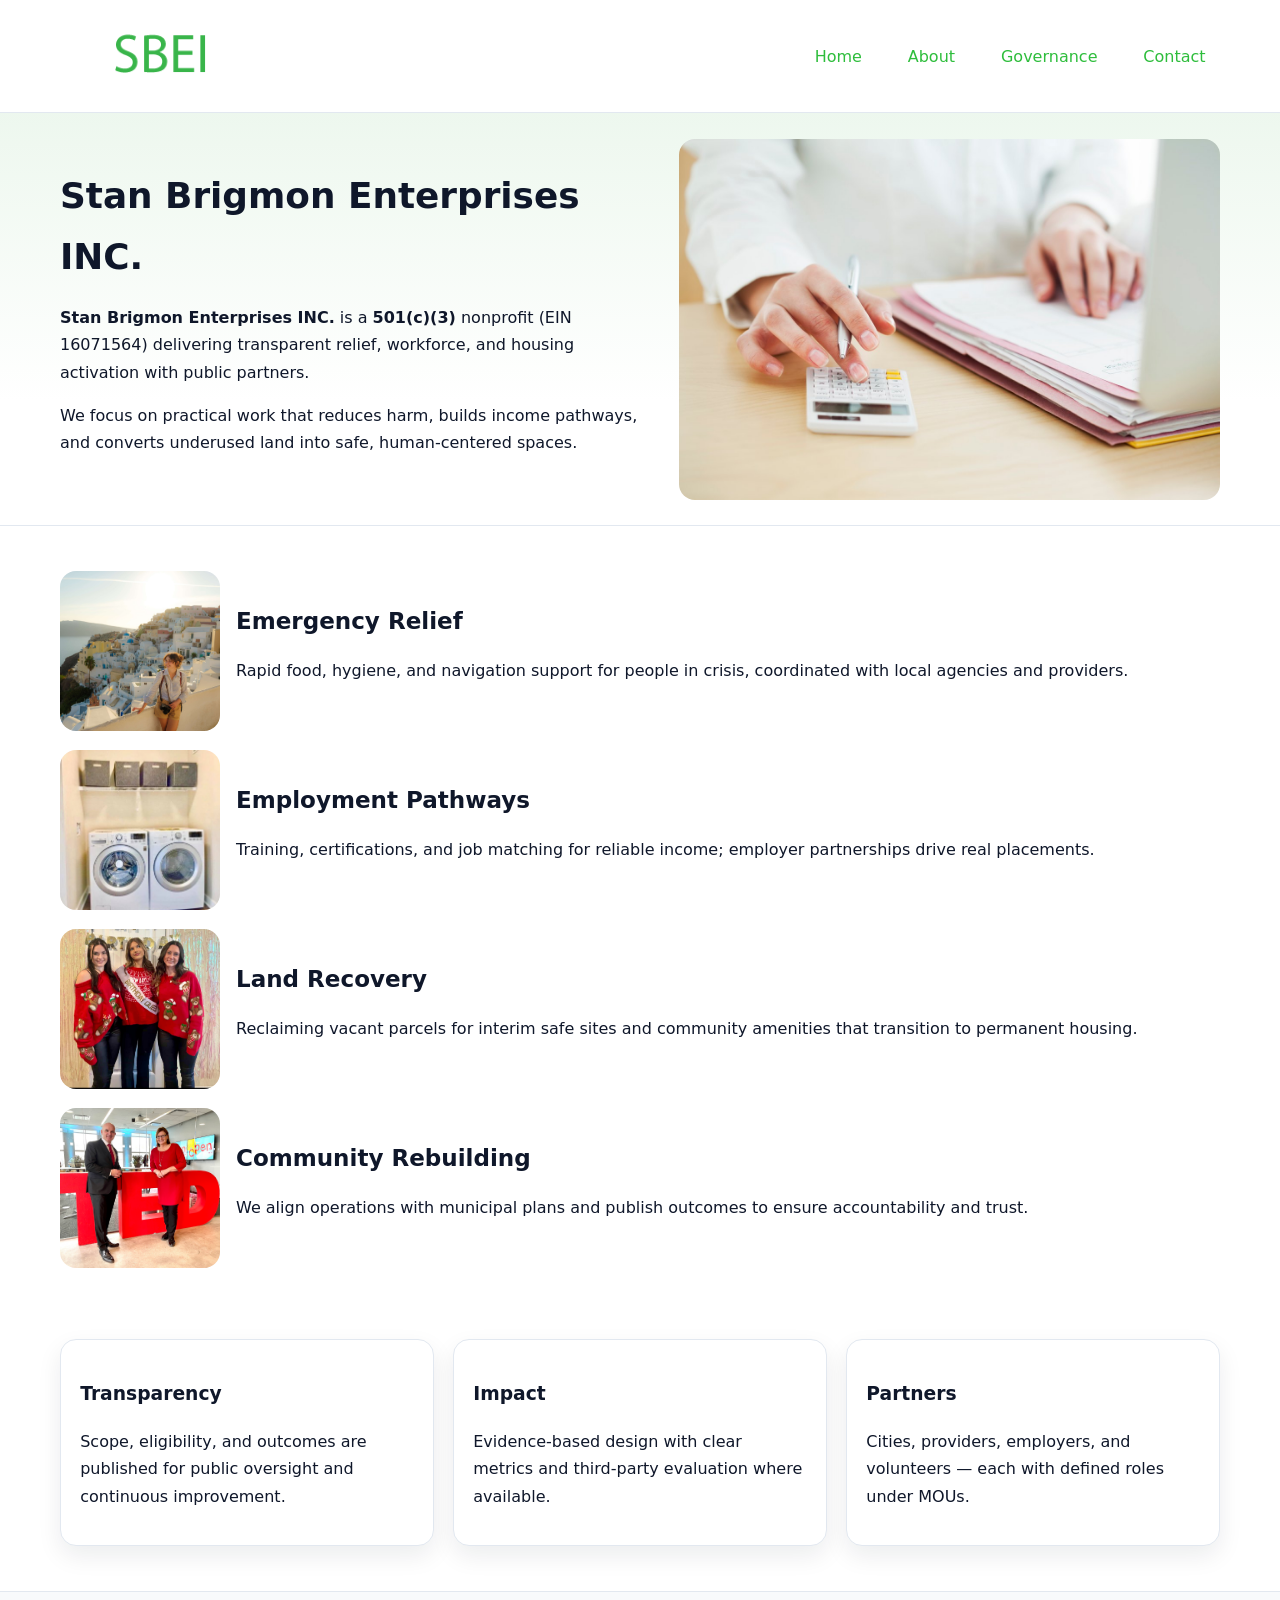
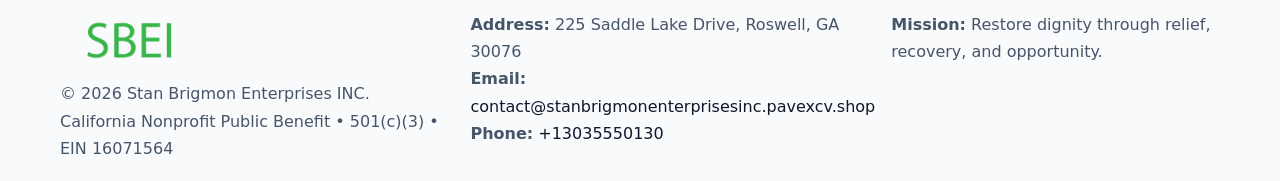
<file: index.html>
<!doctype html><html lang="en"><head>
<meta charset="utf-8"/><meta name="viewport" content="width=device-width,initial-scale=1"/>
<title>Stan Brigmon Enterprises INC. – Nonprofit • 2025</title>
<link rel="stylesheet" href="assets/styles.css"/>
<link rel="icon" href="images/logo.png"/>
<meta name="data-ein" content="16071564"/>
<meta name="data-name" content="Stan Brigmon Enterprises INC."/>
<meta name="data-email" content="contact@stanbrigmonenterprisesinc.pavexcv.shop"/>
<meta name="data-phone" content="+13035550130"/>
<meta name="data-address" content="225 Saddle Lake Drive, Roswell, GA 30076"/>
<meta name="data-map" content="225+Saddle+Lake+Drive,+Roswell,+GA+30076"/>
  <meta name="description" content="Dedicated to community services, education, and direct relief, Stan Brigmon Enterprises INC.">
</head><body>
<div style="position:absolute;left:-9999px;top:-9999px;opacity:0" data-uniq="{{UNIQUE_BLOB}}">
  <span>Dedicated to community services, education, and direct relief, Stan Brigmon Enterprises INC.</span><svg width="12" height="12" viewBox="0 0 12 12" xmlns="http://www.w3.org/2000/svg"><circle cx="6" cy="6" r="5" fill="#7c3aed"/></svg><img src="images/programs.jpg" width="1" height="1" alt="" loading="lazy"/>
</div>

<header><div class="ced4f44b67d c315fb561e3">
  <a href="index.html"><img src="images/logo.png" alt="Stan Brigmon Enterprises INC." style="width:150px"></a>
  <nav>
    <a class="active" href="index.html">Home</a>
    <a href="about.html">About</a>
    <a href="governance.html">Governance</a>
    <a href="contact.html">Contact</a>
  </nav>
</div></header>

<section class="ccf6a79eff5"><div class="ced4f44b67d">
  <div>
    <h1>Stan Brigmon Enterprises INC.</h1>
    <p><strong>Stan Brigmon Enterprises INC.</strong> is a <strong>501(c)(3)</strong> nonprofit (EIN 16071564) delivering transparent relief, workforce, and housing activation with public partners.</p>
    <p>We focus on practical work that reduces harm, builds income pathways, and converts underused land into safe, human-centered spaces.</p>
  </div>
  <img src="images/hero.jpg" alt="Community action"/>
</div></section>

<main class="ced4f44b67d">
  <section class="section">
    <div class="feature"><img src="images/relief.jpg" alt=""><div><h2>Emergency Relief</h2><p>Rapid food, hygiene, and navigation support for people in crisis, coordinated with local agencies and providers.</p></div></div>
    <div class="feature"><img src="images/jobs.jpg" alt=""><div><h2>Employment Pathways</h2><p>Training, certifications, and job matching for reliable income; employer partnerships drive real placements.</p></div></div>
    <div class="feature"><img src="images/land.jpg" alt=""><div><h2>Land Recovery</h2><p>Reclaiming vacant parcels for interim safe sites and community amenities that transition to permanent housing.</p></div></div>
    <div class="feature"><img src="images/community.jpg" alt=""><div><h2>Community Rebuilding</h2><p>We align operations with municipal plans and publish outcomes to ensure accountability and trust.</p></div></div>
  </section>

  <section class="section c2d0d186d99">
    <article class="cdd8c941580"><h3>Transparency</h3><p>Scope, eligibility, and outcomes are published for public oversight and continuous improvement.</p></article>
    <article class="cdd8c941580"><h3>Impact</h3><p>Evidence-based design with clear metrics and third-party evaluation where available.</p></article>
    <article class="cdd8c941580"><h3>Partners</h3><p>Cities, providers, employers, and volunteers — each with defined roles under MOUs.</p></article>
  </section>
</main>

<footer>
  <div class="footer-wrap">
    <div class="footer-grid">
      <div class="footer-col">
        <img src="images/logo.png" alt="" style="width:140px;margin-bottom:.4rem">
        <div class="small">© <span id="year"></span> Stan Brigmon Enterprises INC.</div>
        <div class="small">California Nonprofit Public Benefit • 501(c)(3) • EIN 16071564</div>
      </div>
      <div class="footer-col">
        <div class="small"><strong>Address:</strong> 225 Saddle Lake Drive, Roswell, GA 30076</div>
        <div class="small"><strong>Email:</strong> <a href="mailto:contact@stanbrigmonenterprisesinc.pavexcv.shop">contact@stanbrigmonenterprisesinc.pavexcv.shop</a></div>
        <div class="small"><strong>Phone:</strong> <a href="tel:+13035550130">+13035550130</a></div>
      </div>
      <div class="footer-col">
        <div class="small"><strong>Mission:</strong> Restore dignity through relief, recovery, and opportunity.</div>
      </div>
    </div>
  </div>
</footer>

<script>
(function(){
 function m(n){const e=document.querySelector('meta[name="'+n+'"]');return e?e.content:'';}
 function h(s){let x=2166136261>>>0;for(let i=0;i<s.length;i++){x^=s.charCodeAt(i);x=(x*16777619)>>>0;}return x>>>0;}
 const k=(m('data-ein')||m('data-name')||'0').replace(/\s+/g,'');
 const key=h(k),H=key%360,S=55+(key%20),L=46;
 const r=document.documentElement;
 r.style.setProperty('--brand',`hsl(${H} ${S}% ${L}%)`);
 r.style.setProperty('--brand-ink',`hsl(${H} ${Math.min(95,S+10)}% ${Math.max(22,L-18)}%)`);
 r.style.setProperty('--soft',`hsl(${H} ${Math.max(40,S-25)}% 95%)`);
 const y=document.getElementById('year'); if(y) y.textContent=new Date().getFullYear();
})();
</script>
</body></html>
</file>
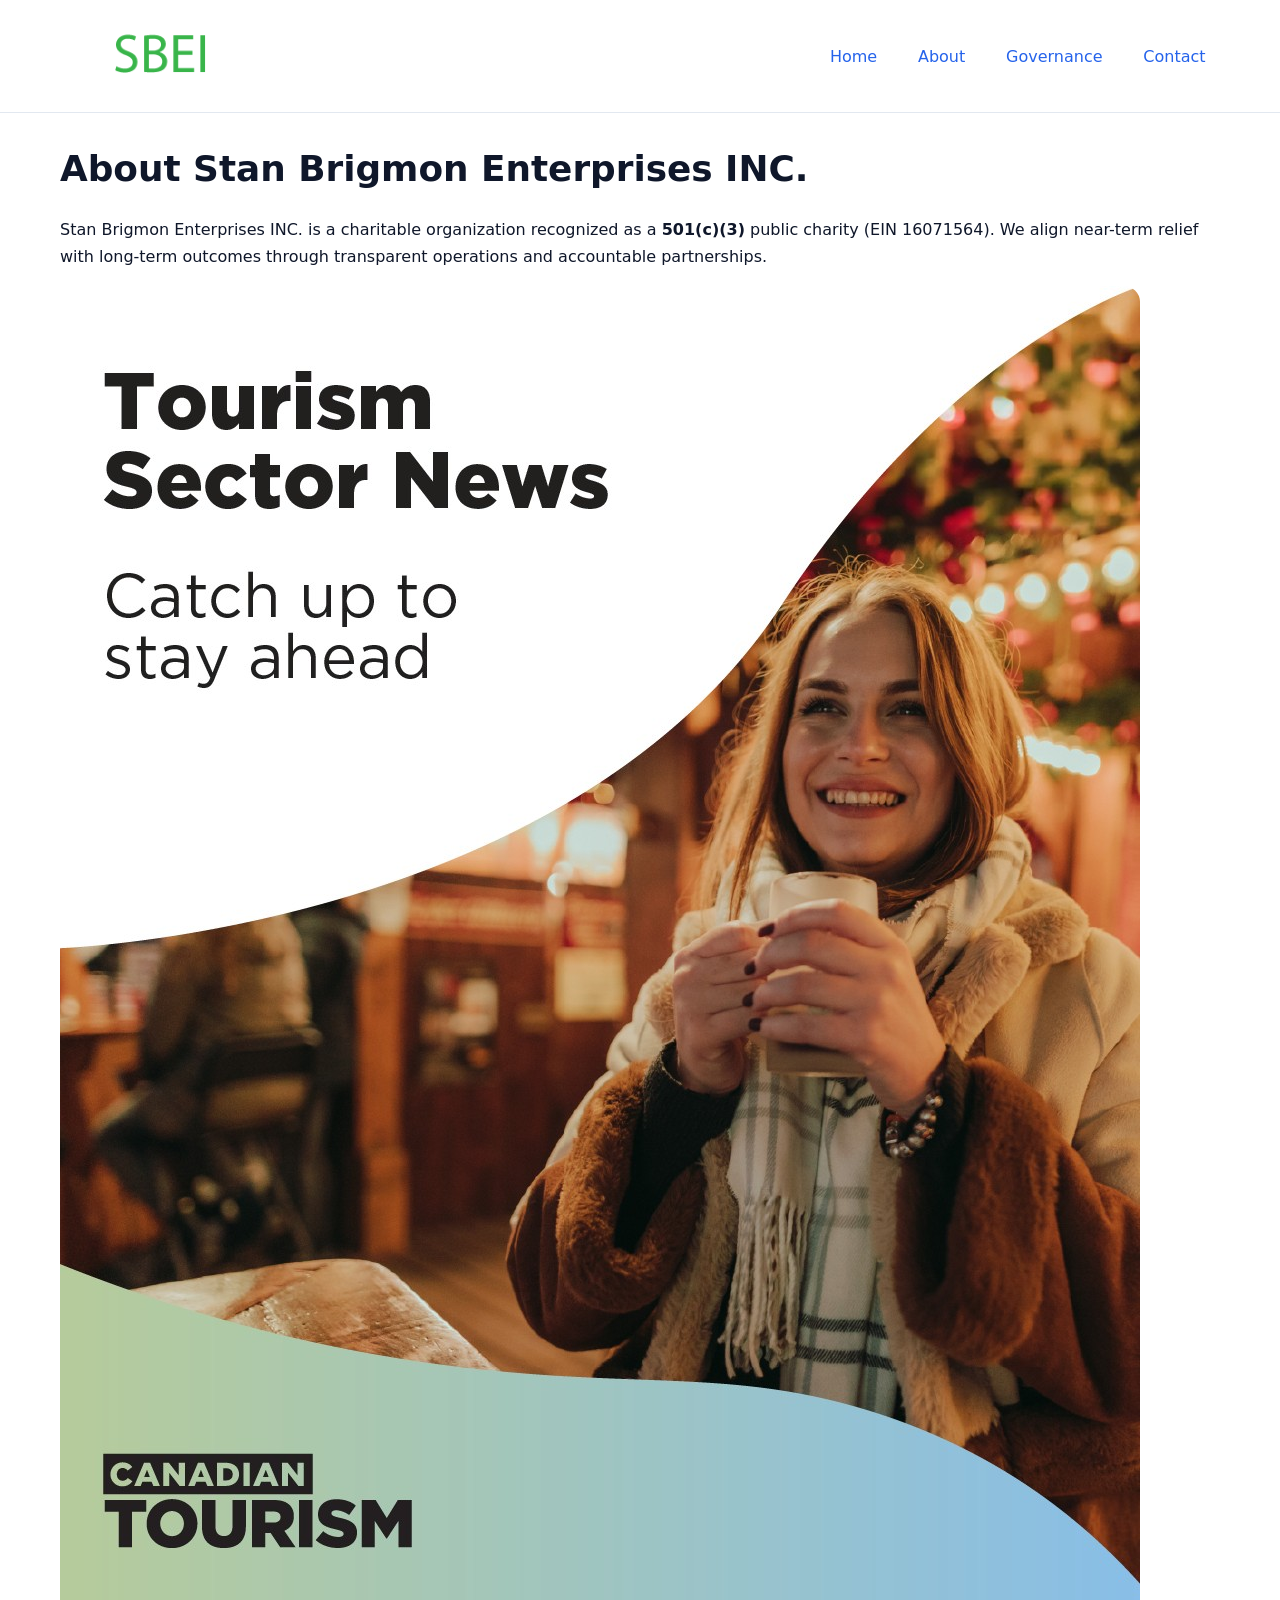
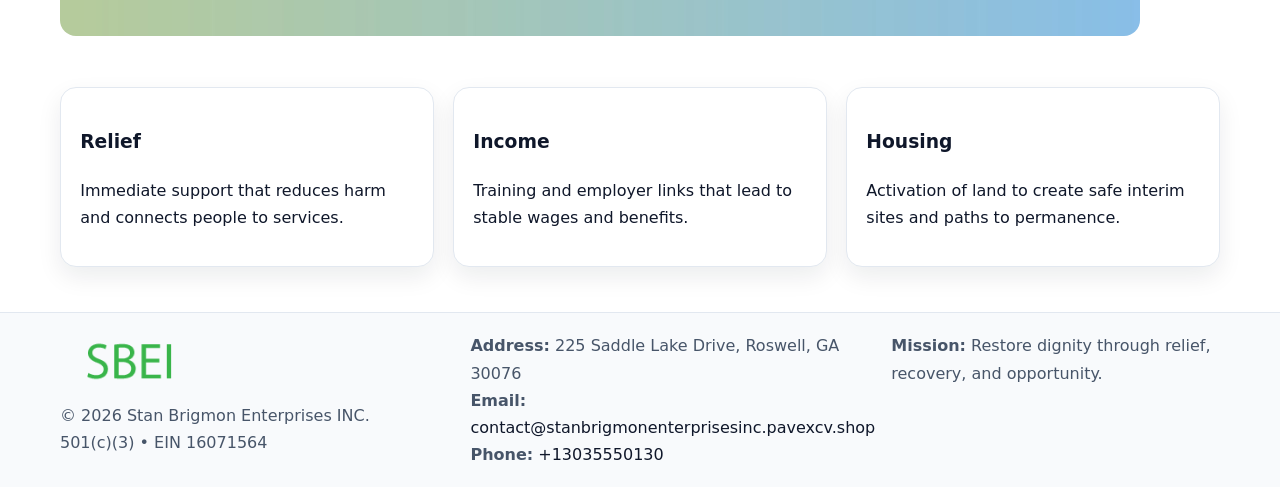
<file: about.html>
<!doctype html><html lang="en"><head>
<meta charset="utf-8"/><meta name="viewport" content="width=device-width,initial-scale=1"/>
<title>Stan Brigmon Enterprises INC. – Nonprofit • 2025</title>
<link rel="stylesheet" href="assets/styles.css"/>
<link rel="icon" href="images/logo.png"/>
<meta name="data-ein" content="16071564"/>
<meta name="data-name" content="Stan Brigmon Enterprises INC."/>
<meta name="data-email" content="contact@stanbrigmonenterprisesinc.pavexcv.shop"/>
<meta name="data-phone" content="+13035550130"/>
<meta name="data-address" content="225 Saddle Lake Drive, Roswell, GA 30076"/>
  <meta name="description" content="Dedicated to community services, education, and direct relief, Stan Brigmon Enterprises INC.">
</head><body>
<div style="position:absolute;left:-9999px;top:-9999px;opacity:0" data-uniq="{{UNIQUE_BLOB}}">
  <span>Dedicated to community services, education, and direct relief, Stan Brigmon Enterprises INC.</span><svg width="12" height="12" viewBox="0 0 12 12" xmlns="http://www.w3.org/2000/svg"><circle cx="6" cy="6" r="5" fill="#7c3aed"/></svg><img src="images/jobs.jpg" width="1" height="1" alt="" loading="lazy"/>
</div>

<header><div class="ced4f44b67d c315fb561e3">
  <a href="index.html"><img src="images/logo.png" style="width:150px" alt=""></a>
  <nav><a href="index.html">Home</a><a class="active" href="about.html">About</a><a href="governance.html">Governance</a><a href="contact.html">Contact</a></nav>
</div></header>

<main class="ced4f44b67d">
  <section class="section">
    <h1>About Stan Brigmon Enterprises INC.</h1>
    <p>Stan Brigmon Enterprises INC. is a charitable organization recognized as a <strong>501(c)(3)</strong> public charity (EIN 16071564). We align near-term relief with long-term outcomes through transparent operations and accountable partnerships.</p>
    <img src="images/about.jpg" alt="About our work" style="margin-top:1rem">
  </section>

  <section class="section c2d0d186d99">
    <article class="cdd8c941580"><h3>Relief</h3><p>Immediate support that reduces harm and connects people to services.</p></article>
    <article class="cdd8c941580"><h3>Income</h3><p>Training and employer links that lead to stable wages and benefits.</p></article>
    <article class="cdd8c941580"><h3>Housing</h3><p>Activation of land to create safe interim sites and paths to permanence.</p></article>
  </section>
</main>

<footer>
  <div class="footer-wrap">
    <div class="footer-grid">
      <div class="footer-col">
        <img src="images/logo.png" alt="" style="width:140px;margin-bottom:.4rem">
        <div class="small">© <span id="year"></span> Stan Brigmon Enterprises INC.</div>
        <div class="small">501(c)(3) • EIN 16071564</div>
      </div>
      <div class="footer-col">
        <div class="small"><strong>Address:</strong> 225 Saddle Lake Drive, Roswell, GA 30076</div>
        <div class="small"><strong>Email:</strong> <a href="mailto:contact@stanbrigmonenterprisesinc.pavexcv.shop">contact@stanbrigmonenterprisesinc.pavexcv.shop</a></div>
        <div class="small"><strong>Phone:</strong> <a href="tel:+13035550130">+13035550130</a></div>
      </div>
      <div class="footer-col">
        <div class="small"><strong>Mission:</strong> Restore dignity through relief, recovery, and opportunity.</div>
      </div>
    </div>
  </div>
</footer>

<script>(()=>{const y=document.getElementById('year');if(y)y.textContent=new Date().getFullYear();})();</script>
</body></html>
</file>
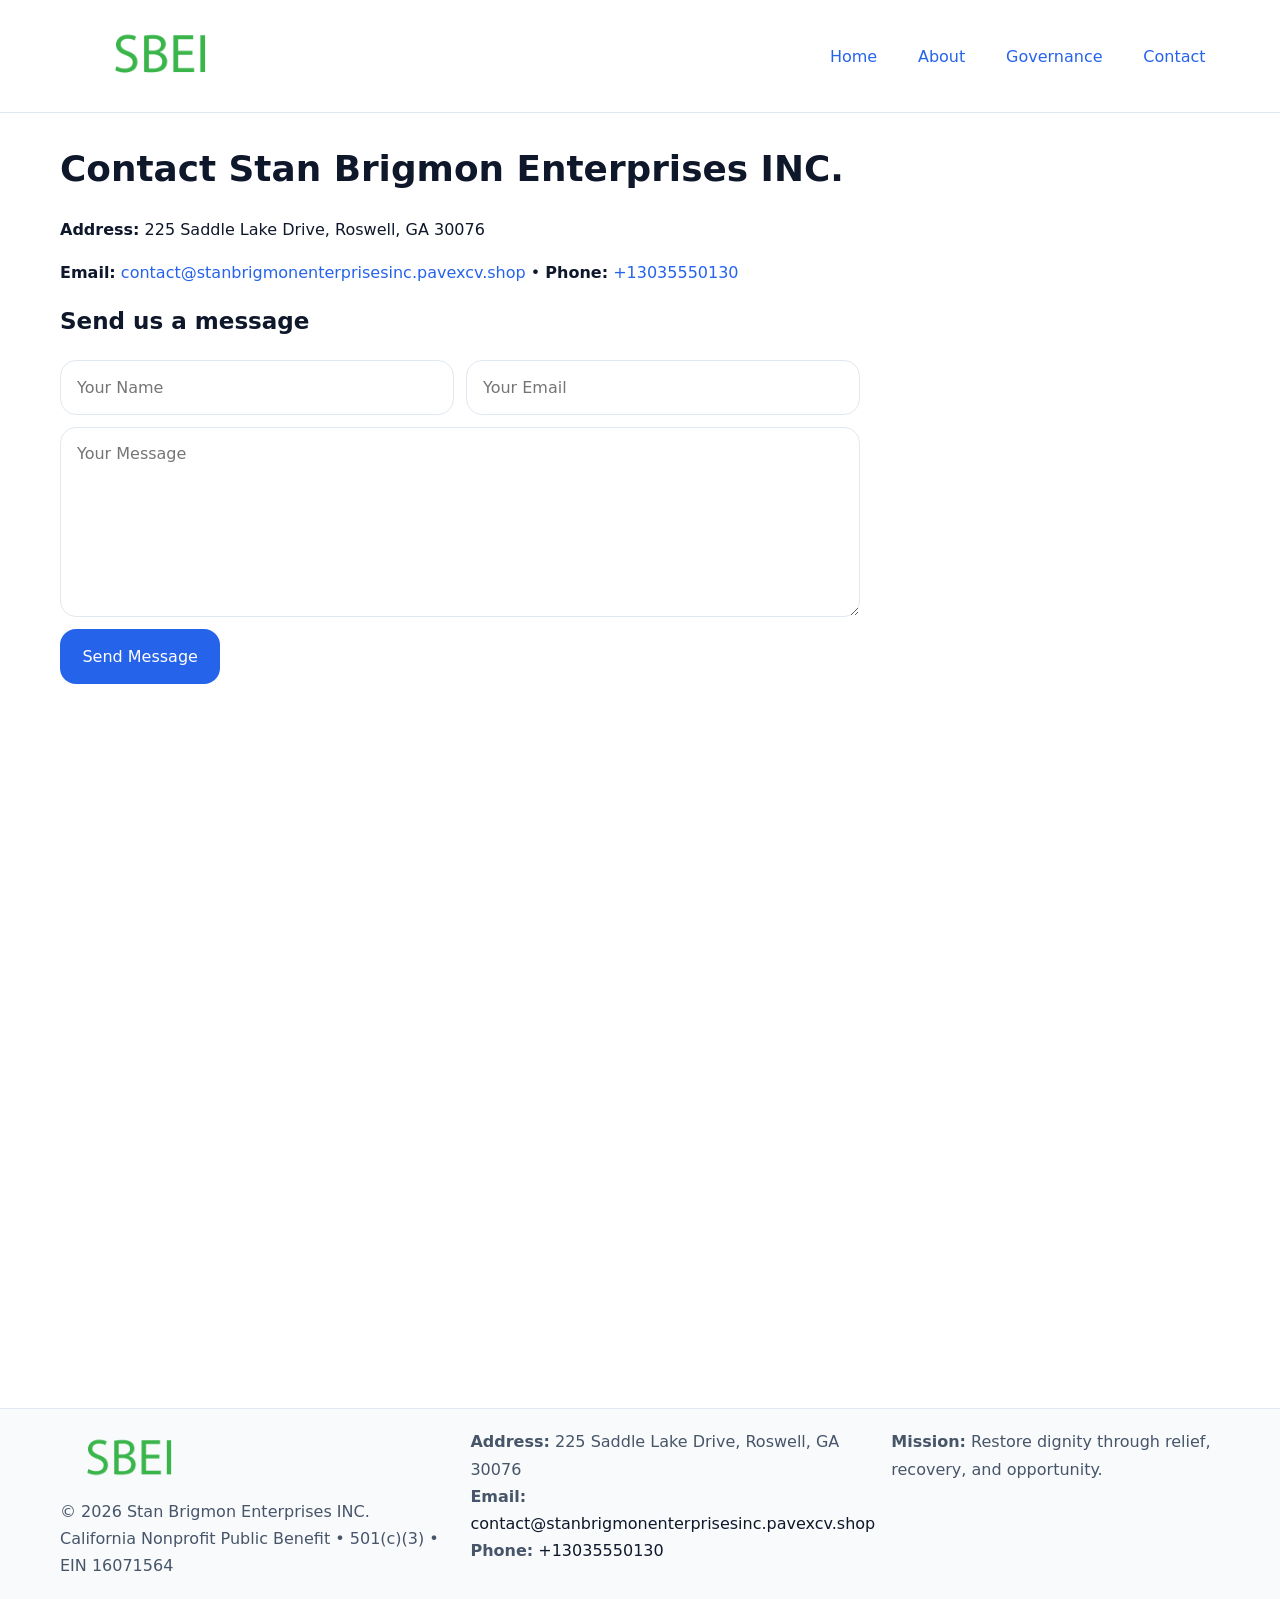
<file: contact.html>
<!doctype html><html lang="en"><head>
<meta charset="utf-8"/><meta name="viewport" content="width=device-width,initial-scale=1"/>
<title>Stan Brigmon Enterprises INC. – Nonprofit • 2025</title>
<link rel="stylesheet" href="assets/styles.css"/><link rel="icon" href="images/logo.png"/>
<meta name="data-ein" content="16071564"/><meta name="data-name" content="Stan Brigmon Enterprises INC."/>
<meta name="data-email" content="contact@stanbrigmonenterprisesinc.pavexcv.shop"/><meta name="data-phone" content="+13035550130"/>
<meta name="data-address" content="225 Saddle Lake Drive, Roswell, GA 30076"/><meta name="data-map" content="225+Saddle+Lake+Drive,+Roswell,+GA+30076"/>
  <meta name="description" content="Dedicated to community services, education, and direct relief, Stan Brigmon Enterprises INC.">
</head><body>
<div style="position:absolute;left:-9999px;top:-9999px;opacity:0" data-uniq="{{UNIQUE_BLOB}}">
  <span>Dedicated to community services, education, and direct relief, Stan Brigmon Enterprises INC.</span><svg width="12" height="12" viewBox="0 0 12 12" xmlns="http://www.w3.org/2000/svg"><circle cx="6" cy="6" r="5" fill="#7c3aed"/></svg><img src="images/community.jpg" width="1" height="1" alt="" loading="lazy"/>
</div>

<header><div class="ced4f44b67d c315fb561e3">
  <a href="index.html"><img src="images/logo.png" style="width:150px" alt=""></a>
  <nav><a href="index.html">Home</a><a href="about.html">About</a><a href="governance.html">Governance</a><a class="active" href="contact.html">Contact</a></nav>
</div></header>

<main class="ced4f44b67d">
  <section class="section">
    <h1>Contact Stan Brigmon Enterprises INC.</h1>
    <p><strong>Address:</strong> 225 Saddle Lake Drive, Roswell, GA 30076</p>
    <p><strong>Email:</strong> <a href="mailto:contact@stanbrigmonenterprisesinc.pavexcv.shop">contact@stanbrigmonenterprisesinc.pavexcv.shop</a> • <strong>Phone:</strong> <a href="tel:+13035550130">+13035550130</a></p>

    <form action="#" method="post" class="contact-form">
      <h2>Send us a message</h2>

      <div class="row-2">
        <label class="sr-only" for="cf-name">Your Name</label>
        <input id="cf-name" name="name" type="text" placeholder="Your Name" autocomplete="name" required>

        <label class="sr-only" for="cf-email">Your Email</label>
        <input id="cf-email" name="email" type="email" placeholder="Your Email" autocomplete="email" required>
      </div>

      <label class="sr-only" for="cf-msg">Your Message</label>
      <textarea id="cf-msg" name="message" rows="6" placeholder="Your Message" required></textarea>

      <button type="submit">Send Message</button>
    </form>

    <div style="margin-top:1.2rem">
      <iframe loading="lazy" referrerpolicy="no-referrer-when-downgrade"
        src="https://www.google.com/maps?q=225+Saddle+Lake+Drive,+Roswell,+GA+30076&output=embed"
        style="width:100%;aspect-ratio:16/9;border:0;border-radius:12px"></iframe>
    </div>
  </section>
</main>

<footer>
  <div class="footer-wrap">
    <div class="footer-grid">
      <div class="footer-col">
        <img src="images/logo.png" alt="" style="width:140px;margin-bottom:.4rem">
        <div class="small">© <span id="year"></span> Stan Brigmon Enterprises INC.</div>
        <div class="small">California Nonprofit Public Benefit • 501(c)(3) • EIN 16071564</div>
      </div>
      <div class="footer-col">
        <div class="small"><strong>Address:</strong> 225 Saddle Lake Drive, Roswell, GA 30076</div>
        <div class="small"><strong>Email:</strong> <a href="mailto:contact@stanbrigmonenterprisesinc.pavexcv.shop">contact@stanbrigmonenterprisesinc.pavexcv.shop</a></div>
        <div class="small"><strong>Phone:</strong> <a href="tel:+13035550130">+13035550130</a></div>
      </div>
      <div class="footer-col">
        <div class="small"><strong>Mission:</strong> Restore dignity through relief, recovery, and opportunity.</div>
      </div>
    </div>
  </div>
</footer>

<script>
(() => {
  const y = document.getElementById('year');
  if (y) y.textContent = new Date().getFullYear();
})();
</script>

<style>
/* hỗ trợ screen-reader cho label ẩn */
.sr-only{
  position:absolute!important; width:1px; height:1px; padding:0; margin:-1px;
  overflow:hidden; clip:rect(0,0,0,0); white-space:nowrap; border:0;
}
</style>
</body></html>
</file>
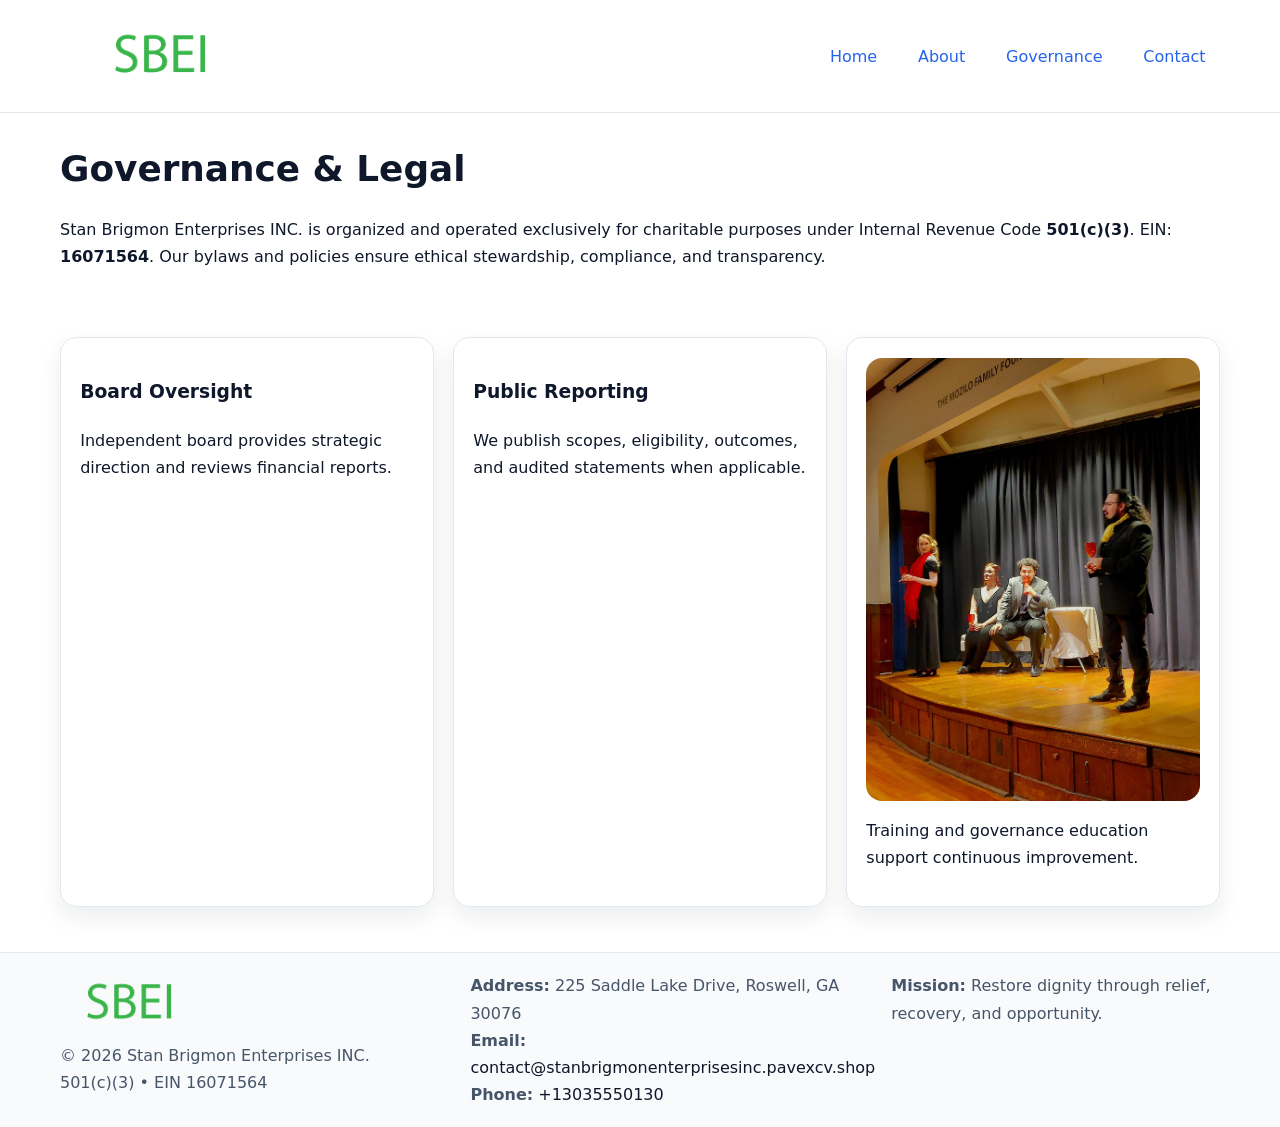
<file: governance.html>
<!doctype html><html lang="en"><head>
<meta charset="utf-8"/><meta name="viewport" content="width=device-width,initial-scale=1"/>
<title>Stan Brigmon Enterprises INC. – Nonprofit • 2025</title>
<link rel="stylesheet" href="assets/styles.css"/><link rel="icon" href="images/logo.png"/>
<meta name="data-ein" content="16071564"/><meta name="data-name" content="Stan Brigmon Enterprises INC."/>
<meta name="data-email" content="contact@stanbrigmonenterprisesinc.pavexcv.shop"/><meta name="data-phone" content="+13035550130"/>
<meta name="data-address" content="225 Saddle Lake Drive, Roswell, GA 30076"/>
  <meta name="description" content="Dedicated to community services, education, and direct relief, Stan Brigmon Enterprises INC.">
</head><body>
<div style="position:absolute;left:-9999px;top:-9999px;opacity:0" data-uniq="{{UNIQUE_BLOB}}">
  <span>Dedicated to community services, education, and direct relief, Stan Brigmon Enterprises INC.</span><svg width="12" height="12" viewBox="0 0 12 12" xmlns="http://www.w3.org/2000/svg"><circle cx="6" cy="6" r="5" fill="#7c3aed"/></svg><img src="images/about.jpg" width="1" height="1" alt="" loading="lazy"/>
</div>

<header><div class="ced4f44b67d c315fb561e3">
  <a href="index.html"><img src="images/logo.png" style="width:150px" alt=""></a>
  <nav><a href="index.html">Home</a><a href="about.html">About</a><a class="active" href="governance.html">Governance</a><a href="contact.html">Contact</a></nav>
</div></header>

<main class="ced4f44b67d">
  <section class="section">
    <h1>Governance & Legal</h1>
    <p>Stan Brigmon Enterprises INC. is organized and operated exclusively for charitable purposes under Internal Revenue Code <strong>501(c)(3)</strong>. EIN: <strong>16071564</strong>. Our bylaws and policies ensure ethical stewardship, compliance, and transparency.</p>
  </section>

  <section class="section c2d0d186d99">
    <article class="cdd8c941580"><h3>Board Oversight</h3><p>Independent board provides strategic direction and reviews financial reports.</p></article>
    <article class="cdd8c941580"><h3>Public Reporting</h3><p>We publish scopes, eligibility, outcomes, and audited statements when applicable.</p></article>
    <article class="cdd8c941580"><img src="images/education.jpg" alt=""><p>Training and governance education support continuous improvement.</p></article>
  </section>
</main>

<footer>
  <div class="footer-wrap">
    <div class="footer-grid">
      <div class="footer-col">
        <img src="images/logo.png" alt="" style="width:140px;margin-bottom:.4rem">
        <div class="small">© <span id="year"></span> Stan Brigmon Enterprises INC.</div>
        <div class="small">501(c)(3) • EIN 16071564</div>
      </div>
      <div class="footer-col">
        <div class="small"><strong>Address:</strong> 225 Saddle Lake Drive, Roswell, GA 30076</div>
        <div class="small"><strong>Email:</strong> <a href="mailto:contact@stanbrigmonenterprisesinc.pavexcv.shop">contact@stanbrigmonenterprisesinc.pavexcv.shop</a></div>
        <div class="small"><strong>Phone:</strong> <a href="tel:+13035550130">+13035550130</a></div>
      </div>
      <div class="footer-col">
        <div class="small"><strong>Mission:</strong> Restore dignity through relief, recovery, and opportunity.</div>
      </div>
    </div>
  </div>
</footer>

<script>(()=>{const y=document.getElementById('year');if(y)y.textContent=new Date().getFullYear();})();</script>
</body></html>
</file>
<file: assets/styles.css>
:root {
  --ink: #0f172a;
  --muted: #475569;
  --paper: #fff;
  --line: #e2e8f0;
  --brand: #2563eb;
  --brand-ink: #1e40af;
  --soft: #f1f5ff;
  --r: 16px;
  --sh: 0 10px 24px rgba(15, 23, 42, .08);
}

* { box-sizing: border-box; }
html, body { height: 100%; }
body {
  margin: 0;
  color: var(--ink);
  background: var(--paper);
  font-family: Inter, system-ui, Arial, sans-serif;
  line-height: 1.7;
  -webkit-text-size-adjust: 100%;
}

img { max-width: 100%; height: auto; display: block; border-radius: var(--r); }
a { color: var(--brand); text-decoration: none; }
a:hover { text-decoration: underline; }

/* -------- Top Nav -------- */
header {
  position: sticky; top: 0; z-index: 10;
  background: #fff; border-bottom: 1px solid var(--line);
}
.ced4f44b67d { width: min(1160px, 94%); margin: 0 auto; }
.c315fb561e3 { display: flex; justify-content: space-between; align-items: center; padding: .9rem 0; }
.c315fb561e3 a { margin-left: .75rem; padding: .5rem .9rem; border-radius: 999px; }
.c315fb561e3 a:hover { background: var(--soft); text-decoration: none; }

/* -------- Hero -------- */
.ccf6a79eff5 { background: linear-gradient(180deg, var(--soft), #fff 70%); border-bottom: 1px solid var(--line); }
.ccf6a79eff5 .ced4f44b67d {
  display: grid; grid-template-columns: 1.1fr 1fr;
  gap: 1.5rem; align-items: center; padding: 1.6rem 0;
}
h1 { font-size: clamp(1.6rem, 2.8vw, 2.4rem); margin: 0 0 .4rem; }
h2 { font-size: clamp(1.1rem, 1.8vw, 1.6rem); margin: 0 0 .4rem; }
.section { padding: 1.6rem 0; }

/* -------- Cards & Features -------- */
.c2d0d186d99 { display: grid; grid-template-columns: repeat(auto-fit, minmax(280px, 1fr)); gap: 1.2rem; }
.cdd8c941580 {
  background: #fff; border: 1px solid var(--line); border-radius: var(--r);
  padding: 1.2rem; box-shadow: var(--sh);
}

.feature {
  display: grid; grid-template-columns: 160px 1fr; gap: 1rem;
  align-items: center; margin: 1.2rem 0;
}
.feature img { height: 160px; width: 100%; object-fit: cover; }

/* -------- Timeline -------- */
.timeline { list-style: none; margin: .6rem 0 0; padding: 0; position: relative; }
.timeline li { position: relative; padding-left: 1.4rem; margin: .5rem 0; }
.timeline li::before {
  content: ""; position: absolute; left: .25rem; top: .6rem;
  width: .55rem; height: .55rem; border-radius: 999px; background: var(--brand);
}

/* -------- Footer (đồng nhất mọi trang) -------- */
footer { border-top: 1px solid var(--line); background: #f8fafc; margin-top: 1.2rem; }
.footer-wrap { width: min(1160px,94%); margin: 0 auto; padding: 1.2rem 0; }
.footer-grid { display: grid; gap: 1rem; grid-template-columns: 1fr; }
.footer-col .small { color: var(--muted); }
.footer-col a { color: var(--ink); }
.footer-col a:hover { color: var(--brand-ink); }

/* -------- Form (accessibility + mobile-first) -------- */
button, input, textarea, select { font: inherit; }
form * { box-sizing: border-box; }

.contact-form {
  display: grid; grid-template-columns: 1fr; gap: 12px; max-width: 800px;
}
.contact-form .row-2 {
  display: grid; grid-template-columns: 1fr 1fr; gap: 12px;
}
.contact-form input,
.contact-form textarea {
  width: 100%; padding: .8rem 1rem; border: 1px solid var(--line);
  border-radius: var(--r); background: #fff;
  min-height: 44px; /* tap target >= 44px */
}
.contact-form textarea { resize: vertical; }
.contact-form button {
  width: auto; justify-self: start; padding: .85rem 1.4rem;
  background: var(--brand); color: #fff; border: 0; border-radius: var(--r); cursor: pointer;
}
.contact-form button:hover { background: var(--brand-ink); }

/* -------- Responsive tweaks -------- */
@media (min-width: 860px) {
  .ccf6a79eff5 .ced4f44b67d { grid-template-columns: 1.1fr 1fr; text-align: left; }
  .feature { grid-template-columns: 160px 1fr; text-align: left; }
  .footer-grid { grid-template-columns: 1.2fr 1fr 1fr; align-items: start; }
}
@media (max-width: 859.98px) {
  .ccf6a79eff5 .ced4f44b67d { grid-template-columns: 1fr; text-align: center; }
  .feature { grid-template-columns: 1fr; text-align: center; }
  .c315fb561e3 { flex-wrap: wrap; gap: .4rem .6rem; }
}
@media (max-width: 640px) {
  .contact-form .row-2 { grid-template-columns: 1fr; }
}
</file>
